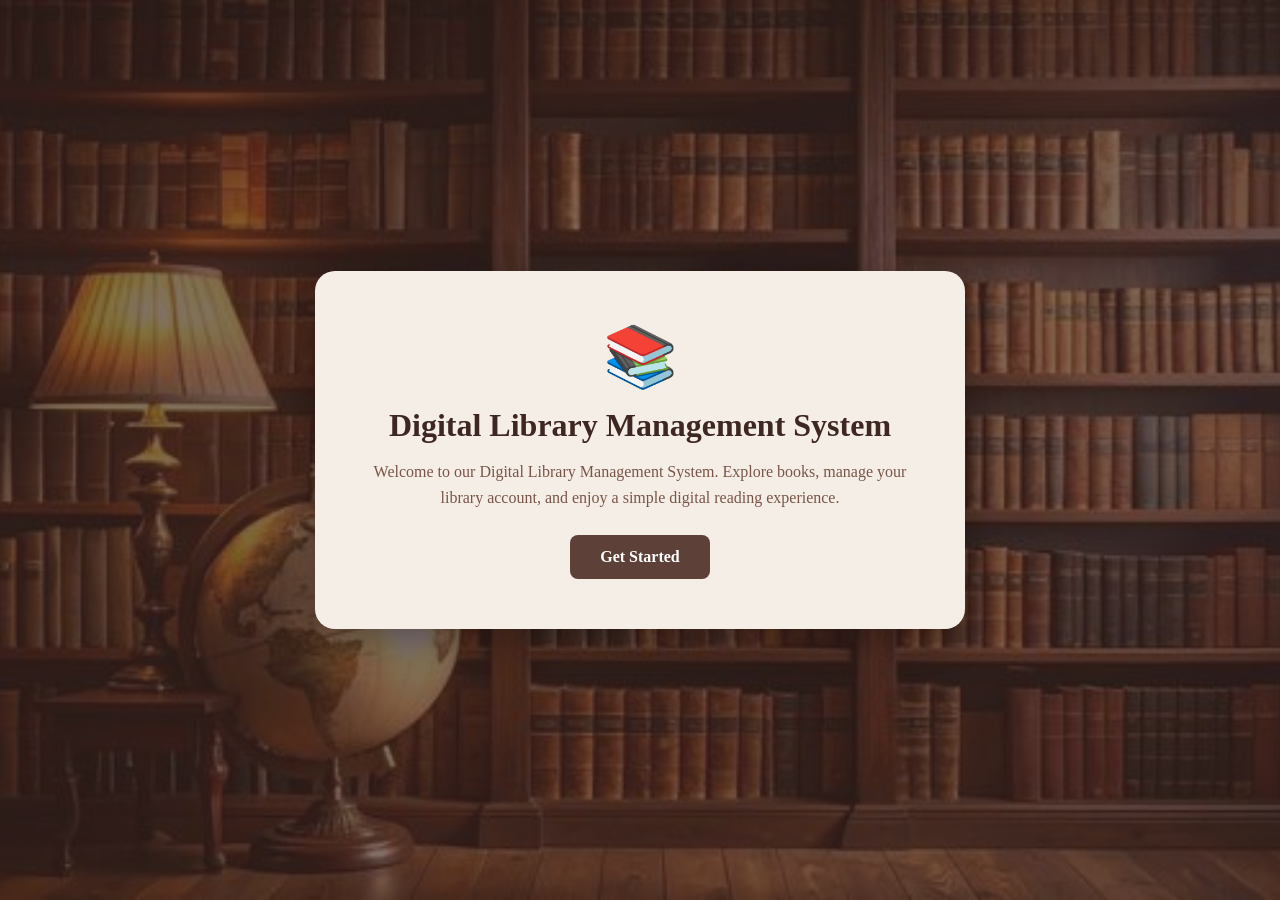
<file: index.html>
<!DOCTYPE html>
<html lang="en">

<head>
    <meta charset="UTF-8">

    <meta name="viewport"
        content="width=device-width, initial-scale=1.0">

    <title>Digital Library Management System</title>

    <style>
        * {
            margin: 0;
            padding: 0;
            box-sizing: border-box;
        }

        body {
            min-height: 100vh;

            font-family: Josefin Sans;

            background-image:
            url("../assets/library1.jpg");
                

            background-size: cover;
            background-position: center;

            display: flex;
            justify-content: center;
            align-items: center;
        }

        .overlay {
            width: 100%;
            min-height: 100vh;

            display: flex;
            justify-content: center;
            align-items: center;

            background: rgba(62, 39, 35, 0.65);
        }

        .welcome-box {
            width: 90%;
            max-width: 650px;

            text-align: center;

            padding: 50px 40px;

            background: #f5eee6; 

            border-radius: 20px;

            box-shadow:
                0 10px 35px rgba(0, 0, 0, 0.3);
        }

        .icon {
            font-size: 60px;
            margin-bottom: 15px;
        }

        h1 {
            color: #3e2723;
            margin-bottom: 15px;
        }

        p {
            color: #795548;
            line-height: 1.6;
            margin-bottom: 25px;
        }

        .get-started {
            display: inline-block;

            padding: 13px 30px;

            background: #5d4037;

            color: white;

            text-decoration: none;

            border-radius: 8px;

            font-weight: bold;
        }

        .get-started:hover {
            background: #3e2723;
        }
    </style>

</head>

<body>

    <div class="overlay">

        <div class="welcome-box">

            <div class="icon">📚</div>

            <h1>
                Digital Library Management System
            </h1>

            <p>
                Welcome to our Digital Library Management System.
                Explore books, manage your library account,
                and enjoy a simple digital reading experience.
            </p>

            <a href="../pages/login.html" class="get-started">
                Get Started
            </a>

        </div>

    </div>

</body>

</html>
</file>
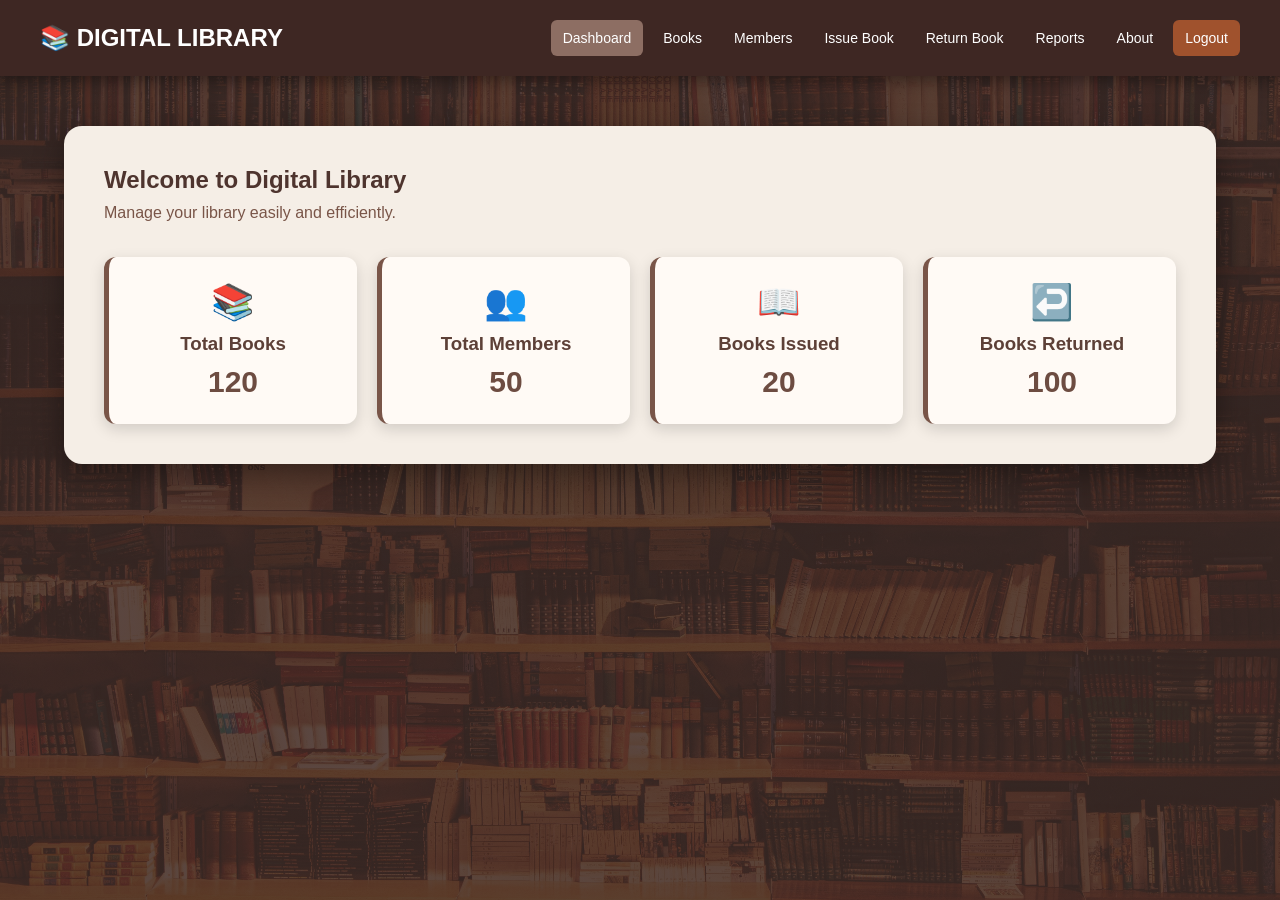
<file: pages/dashboard.html>
<!DOCTYPE html>
<html lang="en">

<head>
    <meta charset="UTF-8">

    <meta name="viewport"
        content="width=device-width, initial-scale=1.0">

    <title>Library Dashboard</title>

    <link rel="stylesheet" href="../css/dashboard.css">
</head>

<body>

    <!-- Header -->
    <header class="header">

        <div class="logo">
            📚 Digital Library
        </div>

        <nav>
            <a href="#" class="active" onclick="showSection('dashboard')">
                Dashboard
            </a>

            <a href="#" onclick="showSection('books')">
                Books
            </a>

            <a href="#" onclick="showSection('members')">
                Members
            </a>

            <a href="#" onclick="showSection('issue')">
                Issue Book
            </a>

            <a href="#" onclick="showSection('return')">
                Return Book
            </a>

            <a href="#" onclick="showSection('reports')">
                Reports
            </a>

            <a href="#" onclick="showSection('about')">
                About
            </a>

            <a href="../pages/login.html" class="logout">
                Logout
            </a>
        </nav>

    </header>


    <!-- Main Content -->
    <main class="container">

        <!-- Dashboard Section -->
        <section id="dashboard" class="section">

            <h1>Welcome to Digital Library</h1>

            <p class="subtitle">
                Manage your library easily and efficiently.
            </p>


            <!-- Summary Cards -->
            <div class="cards">

                <div class="card">
                    <div class="icon">📚</div>
                    <h3>Total Books</h3>
                    <p>120</p>
                </div>


                <div class="card">
                    <div class="icon">👥</div>
                    <h3>Total Members</h3>
                    <p>50</p>
                </div>


                <div class="card">
                    <div class="icon">📖</div>
                    <h3>Books Issued</h3>
                    <p>20</p>
                </div>


                <div class="card">
                    <div class="icon">↩️</div>
                    <h3>Books Returned</h3>
                    <p>100</p>
                </div>

            </div>

        </section>


        <!-- Books -->
        <section id="books" class="section hidden">

            <h2>Books</h2>

            <p>
                Books management section will be available here.
            </p>

        </section>


        <!-- Members -->
        <section id="members" class="section hidden">

            <h2>Members</h2>

            <p>
                Members management section will be available here.
            </p>

        </section>


        <!-- Issue Book -->
        <section id="issue" class="section hidden">

            <h2>Issue Book</h2>

            <p>
                Issue book section will be available here.
            </p>

        </section>


        <!-- Return Book -->
        <section id="return" class="section hidden">

            <h2>Return Book</h2>

            <p>
                Return book section will be available here.
            </p>

        </section>


        <!-- Reports -->
        <section id="reports" class="section hidden">

            <h2>Reports</h2>

            <p>
                Library reports will be available here.
            </p>

        </section>


        <!-- About -->
        <section id="about" class="section hidden">

            <h2>About Library</h2>

            <p>
                Digital Library Management System helps
                manage books, members and library activities.
            </p>

        </section>

    </main>


    <script src="../js/dashboard.js"></script>

</body>

</html>
</file>
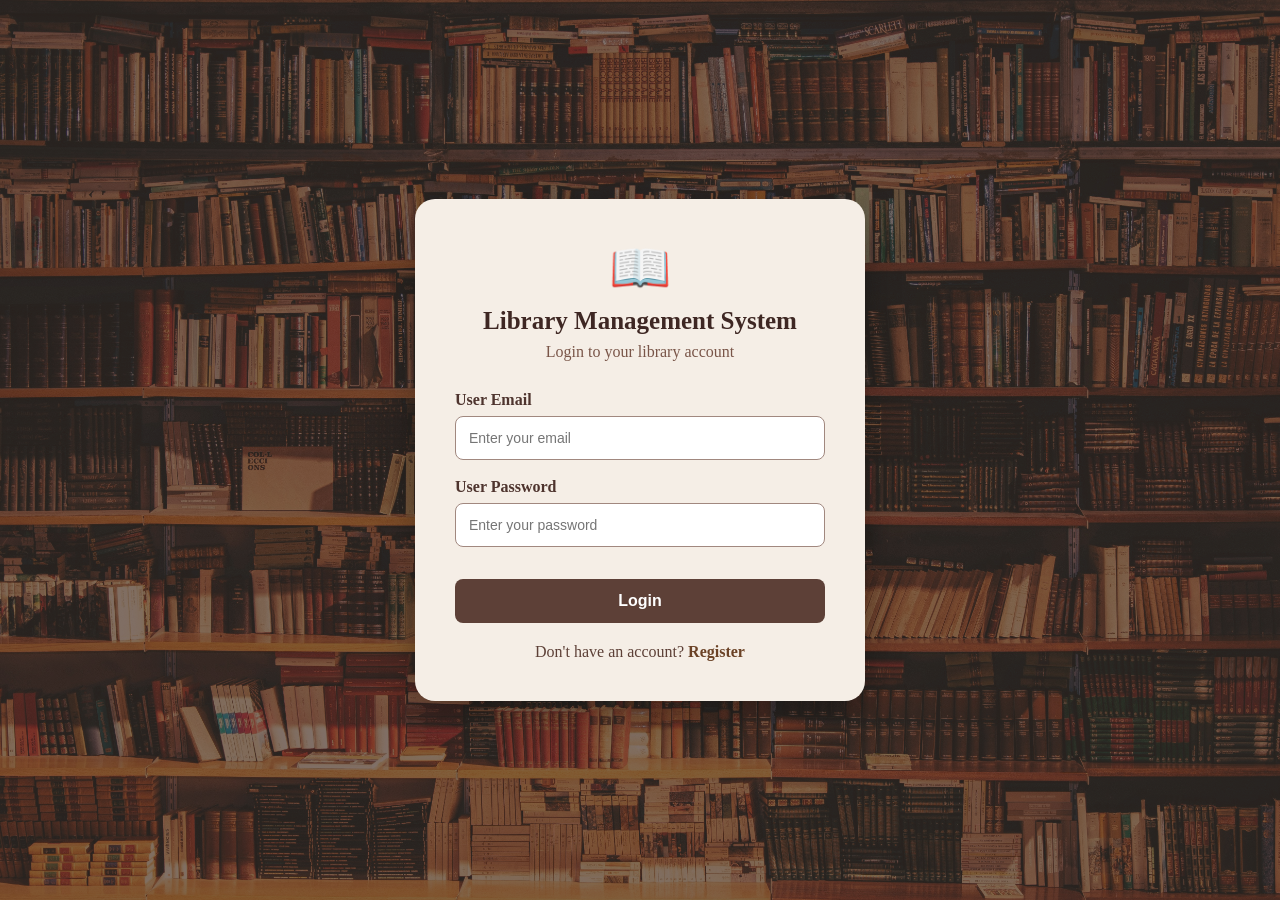
<file: pages/login.html>
<!DOCTYPE html>
<html lang="en">

<head>

    <meta charset="UTF-8">

    <meta name="viewport"
        content="width=device-width, initial-scale=1.0">

    <title>Library Management System - Login</title>

    <link rel="stylesheet" href="../css/login.css">

</head>


<body>

    <div class="overlay">

        <div class="form-box">

            <div class="library-icon">📖</div>

            <h1>Library Management System</h1>

            <p class="subtitle">
                Login to your library account
            </p>


            <form id="loginForm">

                <!-- Email -->

                <label>User Email</label>

                <input
                    type="text"
                    id="loginEmail"
                    placeholder="Enter your email"
                    required
                >

                <p id="emailError" class="error-message"></p>


                <!-- Password -->

                <label>User Password</label>

                <input
                    type="password"
                    id="loginPassword"
                    placeholder="Enter your password"
                    required
                >

                <p id="loginError" class="error-message"></p>


                <button type="submit">
                    Login
                </button>

            </form>


            <!-- Success Message -->

            <div id="successMessage" class="success-message">
                ✓ Login Successful!
            </div>


            <p class="register-text">

                Don't have an account?

                <a href="../pages/reg.html">
                    Register
                </a>

            </p>

        </div>

    </div>
    <script src="../js/login.js"></script>
</body>

</html>
</file>
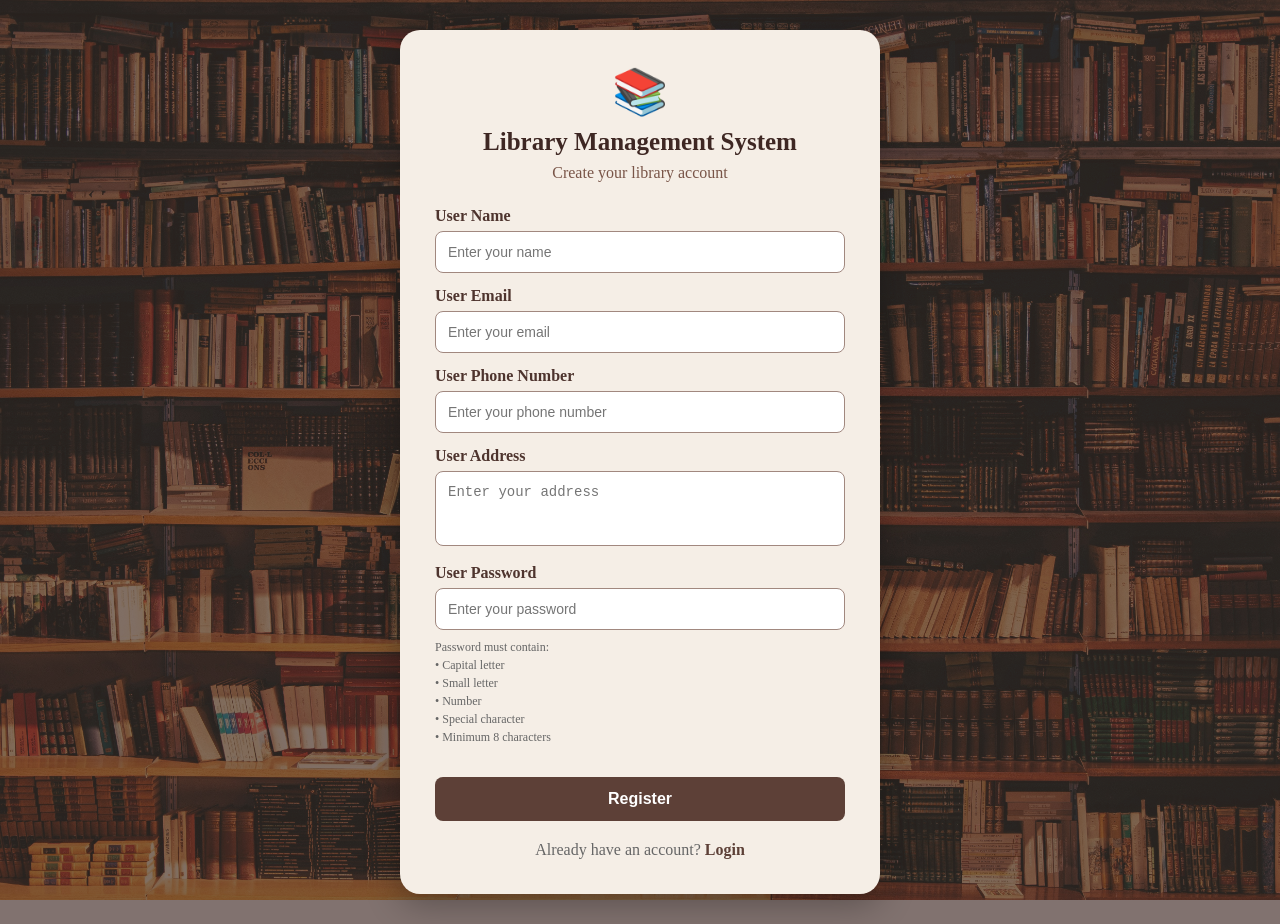
<file: pages/reg.html>
<!DOCTYPE html>
<html lang="en">

<head>

    <meta charset="UTF-8">

    <meta name="viewport"
        content="width=device-width, initial-scale=1.0">

    <title>Library Management System - Register</title>

    <link rel="stylesheet" href="../css/regstyle.css">

</head>


<body>

    <div class="overlay">

        <div class="form-box">

            <div class="library-icon">📚</div>

            <h1>Library Management System</h1>

            <p class="subtitle">
                Create your library account
            </p>


            <form id="registerForm">

                <!-- User Name -->

                <label>User Name</label>

                <input
                    type="text"
                    id="username"
                    placeholder="Enter your name"
                    required
                >


                <!-- Email -->

                <label>User Email</label>

                <input
                    type="text"
                    id="email"
                    placeholder="Enter your email"
                    required
                >

                <p id="emailError" class="error-message"></p>


                <!-- Phone -->

                <label>User Phone Number</label>

                <input
                    type="tel"
                    id="phone"
                    placeholder="Enter your phone number"
                    required
                >


                <!-- Address -->

                <label>User Address</label>

                <textarea
                    id="address"
                    placeholder="Enter your address"
                    required
                ></textarea>


                <!-- Password -->

                <label>User Password</label>

                <input
                    type="password"
                    id="password"
                    placeholder="Enter your password"
                    required
                >

                <p class="password-info">
                    Password must contain:
                    <br>
                    • Capital letter
                    <br>
                    • Small letter
                    <br>
                    • Number
                    <br>
                    • Special character
                    <br>
                    • Minimum 8 characters
                </p>

                <p id="passwordError" class="error-message"></p>


                <button type="submit">
                    Register
                </button>

            </form>


            <!-- Success Message -->

            <div id="successMessage" class="success-message">
                ✓ Registered Successfully!
            </div>


            <p class="login-text">
                Already have an account?
                <a href="login.html">Login</a>
            </p>

        </div>

    </div>
    <script src="../js/reg.js"></script>
</body>

</html>
</file>
<file: css/dashboard.css>
* {
    margin: 0;
    padding: 0;
    box-sizing: border-box;
}


body {
    min-height: 100vh;

    font-family: Arial, sans-serif;

    background:
        linear-gradient(
            rgba(62, 39, 35, 0.85),
            rgba(62, 39, 35, 0.85)
        ),
        url("../assets/library2.jpg");

    background-size: cover;
    background-position: center;

    color: #3e2723;
}


/* Header */

.header {
    background: #3e2723;

    color: white;

    padding: 20px 40px;

    display: flex;

    align-items: center;

    justify-content: space-between;

    box-shadow: 0 4px 15px rgba(0, 0, 0, 0.4);
}


.logo {
    font-size: 24px;

    font-weight: bold;

    text-transform: uppercase;
}


/* Navigation */

nav {
    display: flex;

    gap: 8px;

    align-items: center;
}


nav a {
    color: white;

    text-decoration: none;

    padding: 10px 12px;

    border-radius: 6px;

    font-size: 14px;

    transition: 0.3s;
}


nav a:hover,
nav a.active {
    background: #8d6e63;
}


nav .logout {
    background: #a0522d;
}


/* Main Container */

.container {
    width: 90%;

    max-width: 1200px;

    margin: 50px auto;

    background: #f5eee6;

    padding: 40px;

    border-radius: 18px;

    box-shadow:
        0 10px 30px rgba(0, 0, 0, 0.4);
}


/* Heading */

h1 {
    color: #4e342e;

    margin-bottom: 10px;
}


h2 {
    color: #4e342e;

    margin-bottom: 15px;
}


.subtitle {
    color: #795548;

    margin-bottom: 35px;
}


/* Cards */

.cards {
    display: grid;

    grid-template-columns:
        repeat(4, 1fr);

    gap: 20px;
}


.card {
    background: #fffaf5;

    padding: 25px;

    text-align: center;

    border-radius: 12px;

    border-left: 5px solid #795548;

    box-shadow:
        0 5px 15px rgba(0, 0, 0, 0.15);

    transition: 0.3s;
}


.card:hover {
    transform: translateY(-5px);
}


.icon {
    font-size: 35px;

    margin-bottom: 10px;
}


.card h3 {
    color: #5d4037;

    margin-bottom: 10px;
}


.card p {
    font-size: 30px;

    font-weight: bold;

    color: #6d4c41;
}


/* Sections */

.section {
    display: block;
}


.hidden {
    display: none;
}


/* Responsive */

@media (max-width: 900px) {

    .header {
        flex-direction: column;

        gap: 20px;
    }

    nav {
        flex-wrap: wrap;

        justify-content: center;
    }

    .cards {
        grid-template-columns:
            repeat(2, 1fr);
    }
}


@media (max-width: 600px) {

    .cards {
        grid-template-columns: 1fr;
    }

    .container {
        width: 95%;

        padding: 25px;
    }
}
</file>
<file: css/login.css>
* {
    margin: 0;
    padding: 0;
    box-sizing: border-box;
}


body {
    font-family: Josefin Sans;

    min-height: 100vh;

    background-image:
    url("../assets/library2.jpg");

    background-size: cover;

    background-position: center;

    background-attachment: fixed;
}


.overlay {
    min-height: 100vh;

    display: flex;

    justify-content: center;

    align-items: center;

    padding: 30px;

    background: rgba(62, 39, 35, 0.65);
}


.form-box {
    width: 100%;

    max-width: 450px;

    padding: 40px;

    background: #f5eee6;

    border-radius: 20px;

    box-shadow:
        0 10px 35px rgba(0, 0, 0, 0.3);
}


.library-icon {
    text-align: center;

    font-size: 50px;

    margin-bottom: 10px;
}


h1 {
    text-align: center;

    color: #3e2723;

    font-size: 25px;

    margin-bottom: 8px;
}


.subtitle {
    text-align: center;

    color: #795548;

    margin-bottom: 30px;
}


label {
    display: block;

    margin-top: 18px;

    margin-bottom: 7px;

    font-weight: bold;

    color: #4e342e;
}


input {
    width: 100%;

    padding: 13px;

    border: 1px solid #a1887f;

    border-radius: 8px;

    font-size: 14px;

    outline: none;
}


input:focus {
    border-color: #6d4c41;

    box-shadow:
        0 0 5px rgba(139, 94, 60, 0.25);
}


.error-message {
    margin-top: 7px;

    color: #dc2626;

    font-size: 13px;

    font-weight: bold;
}


button {
    width: 100%;

    margin-top: 25px;

    padding: 13px;

    border: none;

    border-radius: 8px;

    background: #5d4037;

    color: white;

    font-size: 16px;

    font-weight: bold;

    cursor: pointer;
}


button:hover {
    background: #3e2723;
}


.success-message {
    display: none;

    margin-top: 20px;

    padding: 12px;

    text-align: center;

    border-radius: 8px;

    background: #d1fae5;

    color: #166534;

    font-weight: bold;
}


.register-text {
    text-align: center;

    margin-top: 20px;

    color: #5d4037;
}


.register-text a {
    color: #6b4226;

    text-decoration: none;

    font-weight: bold;
}


.register-text a:hover {
    text-decoration: underline;
}
</file>
<file: css/regstyle.css>
* {
    margin: 0;
    padding: 0;
    box-sizing: border-box;
}


body {
    font-family: Josefin Sans;

    min-height: 100vh;

    background-image:
    url("../assets/library2.jpg");

    background-size: cover;

    background-position: center;

    background-attachment: fixed;
}


.overlay {
    min-height: 100vh;

    display: flex;

    justify-content: center;

    align-items: center;

    padding: 30px;

    background: rgba(62, 39, 35, 0.65);
}


.form-box {
    width: 100%;

    max-width: 480px;

    padding: 35px;

    background: #f5eee6;

    border-radius: 20px;

    box-shadow:
        0 10px 35px rgba(0, 0, 0, 0.3);
}


.library-icon {
    text-align: center;

    font-size: 45px;

    margin-bottom: 10px;
}


h1 {
    text-align: center;

    color: #3e2723;

    font-size: 25px;

    margin-bottom: 8px;
}


.subtitle {
    text-align: center;

    color: #795548;

    margin-bottom: 25px;
}


label {
    display: block;

    margin-top: 14px;

    margin-bottom: 6px;

    font-weight: bold;

    color: #4e342e;
}


input,
textarea {
    width: 100%;

    padding: 12px;

    border: 1px solid #a1887f;

    border-radius: 8px;

    font-size: 14px;

    outline: none;
}


input:focus,
textarea:focus {
    border-color: #6d4c41;

    box-shadow:
        0 0 5px rgba(139, 94, 60, 0.25);
}


textarea {
    height: 75px;

    resize: none;
}


.password-info {
    margin-top: 8px;

    font-size: 12px;

    line-height: 18px;

    color: #666;
}


.error-message {
    margin-top: 6px;

    color: #dc2626;

    font-size: 13px;

    font-weight: bold;
}


button {
    width: 100%;

    margin-top: 25px;

    padding: 13px;

    border: none;

    border-radius: 8px;

    background: #5d4037;

    color: white;

    font-size: 16px;

    font-weight: bold;

    cursor: pointer;
}


button:hover {
    background: #3e2723;
}


.success-message {
    display: none;

    margin-top: 20px;

    padding: 12px;

    text-align: center;

    border-radius: 8px;

    background: #d1fae5;

    color: #166534;

    font-weight: bold;
}


.login-text {
    text-align: center;

    margin-top: 20px;

    color: #666;
}


.login-text a {
    color: #5d4037;

    text-decoration: none;

    font-weight: bold;
}


.login-text a:hover {
    text-decoration: underline;
}
</file>
